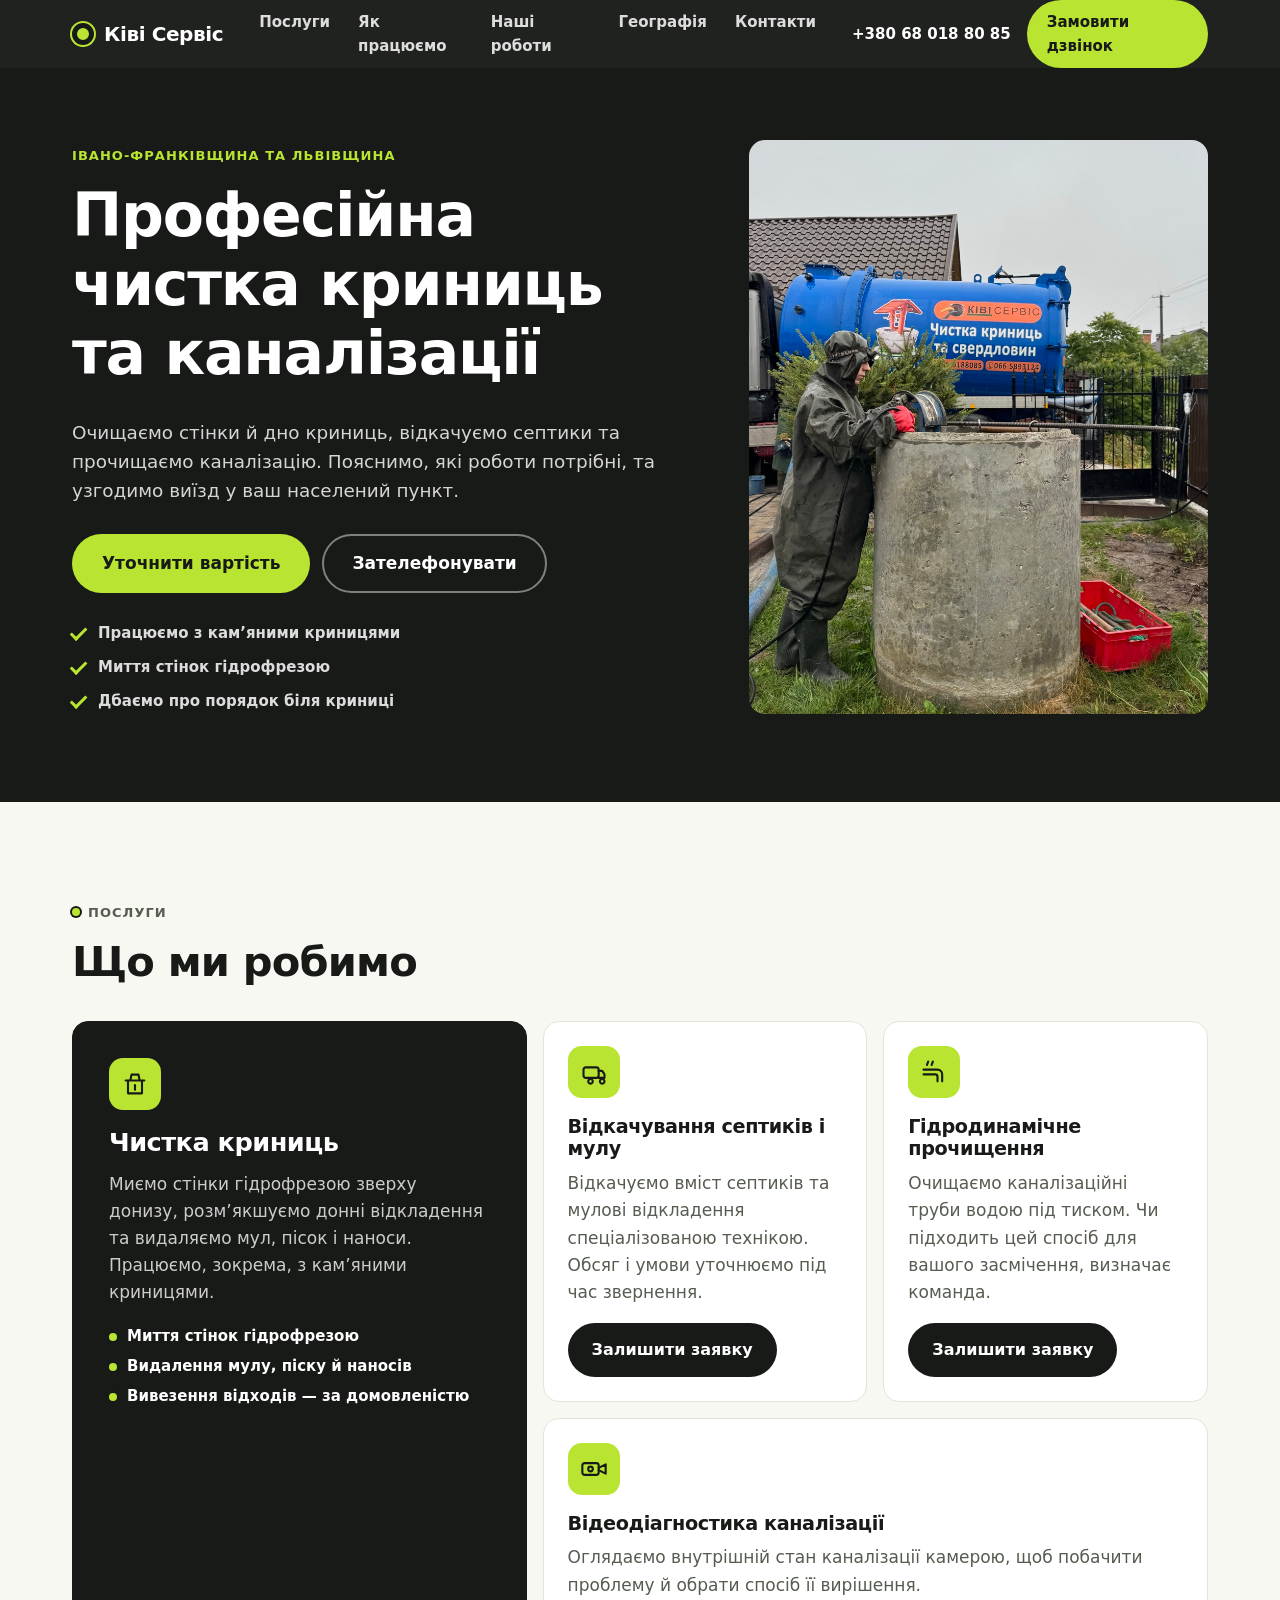
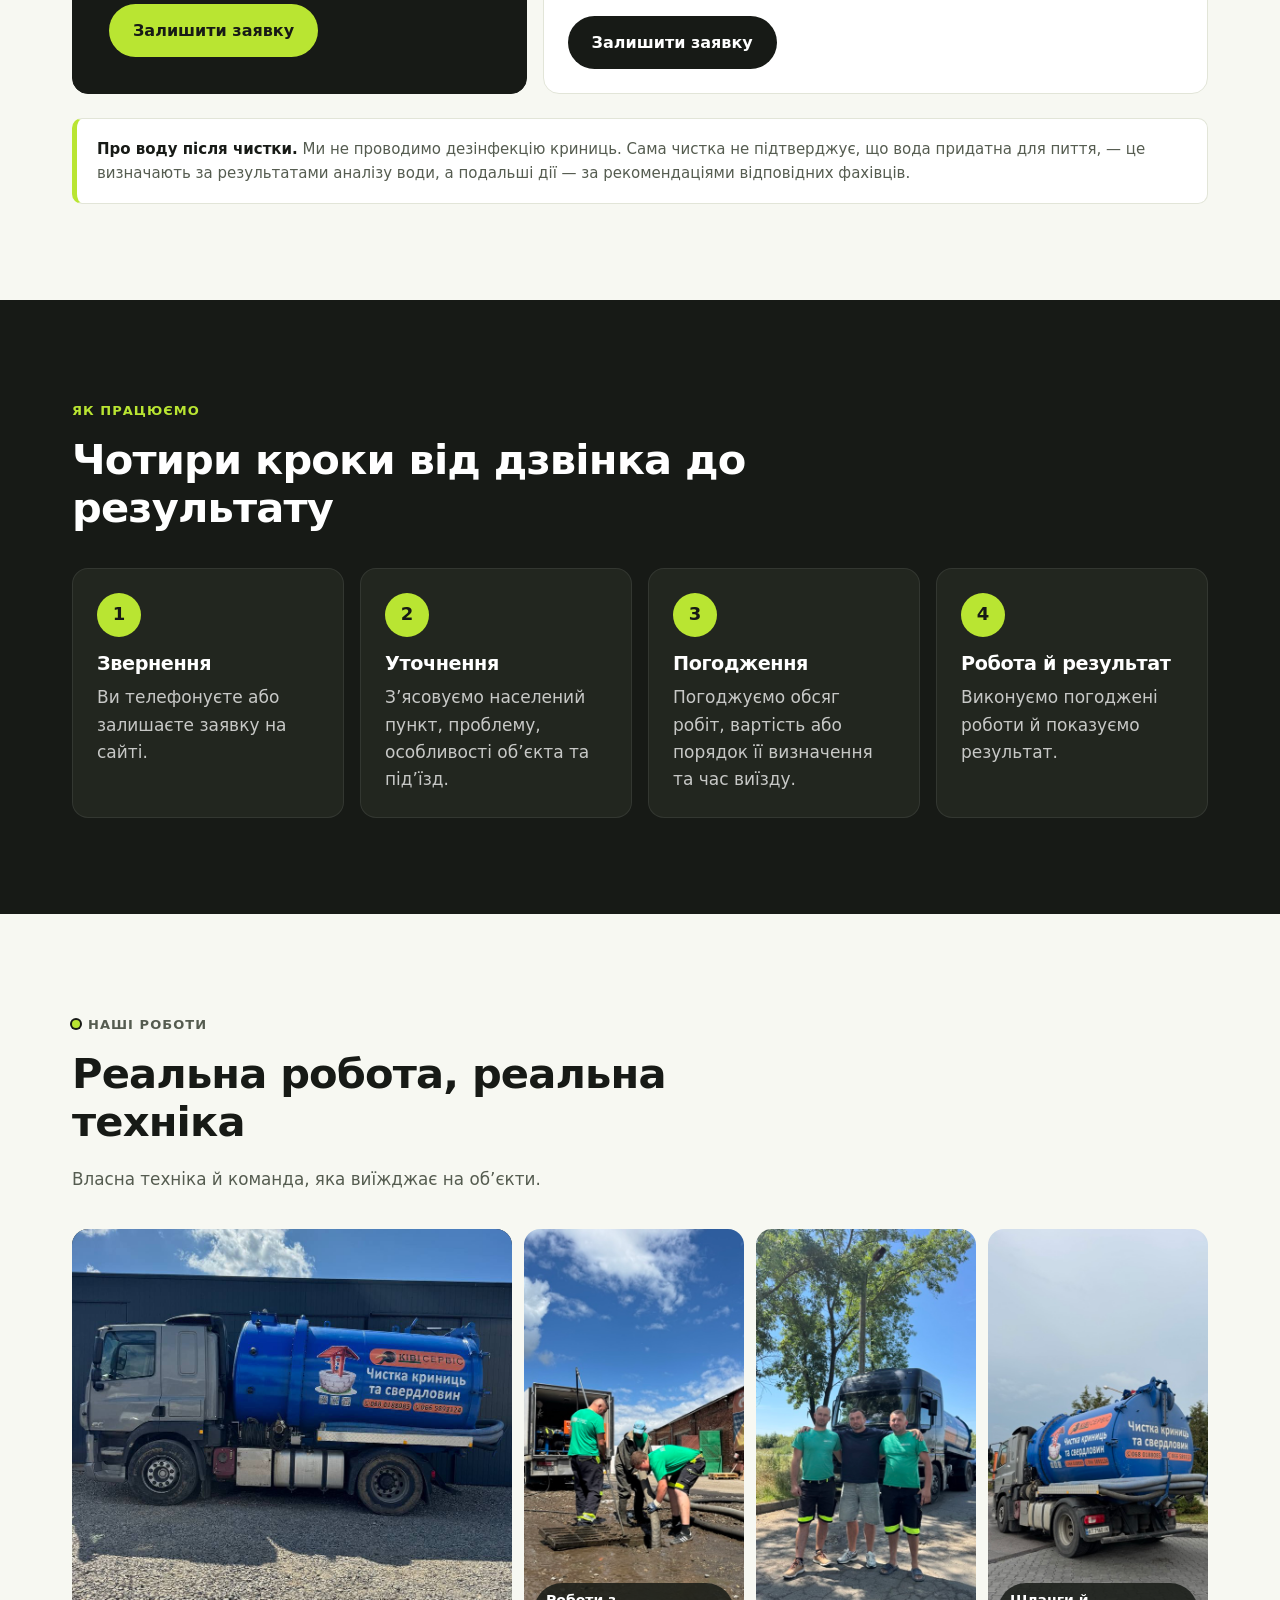
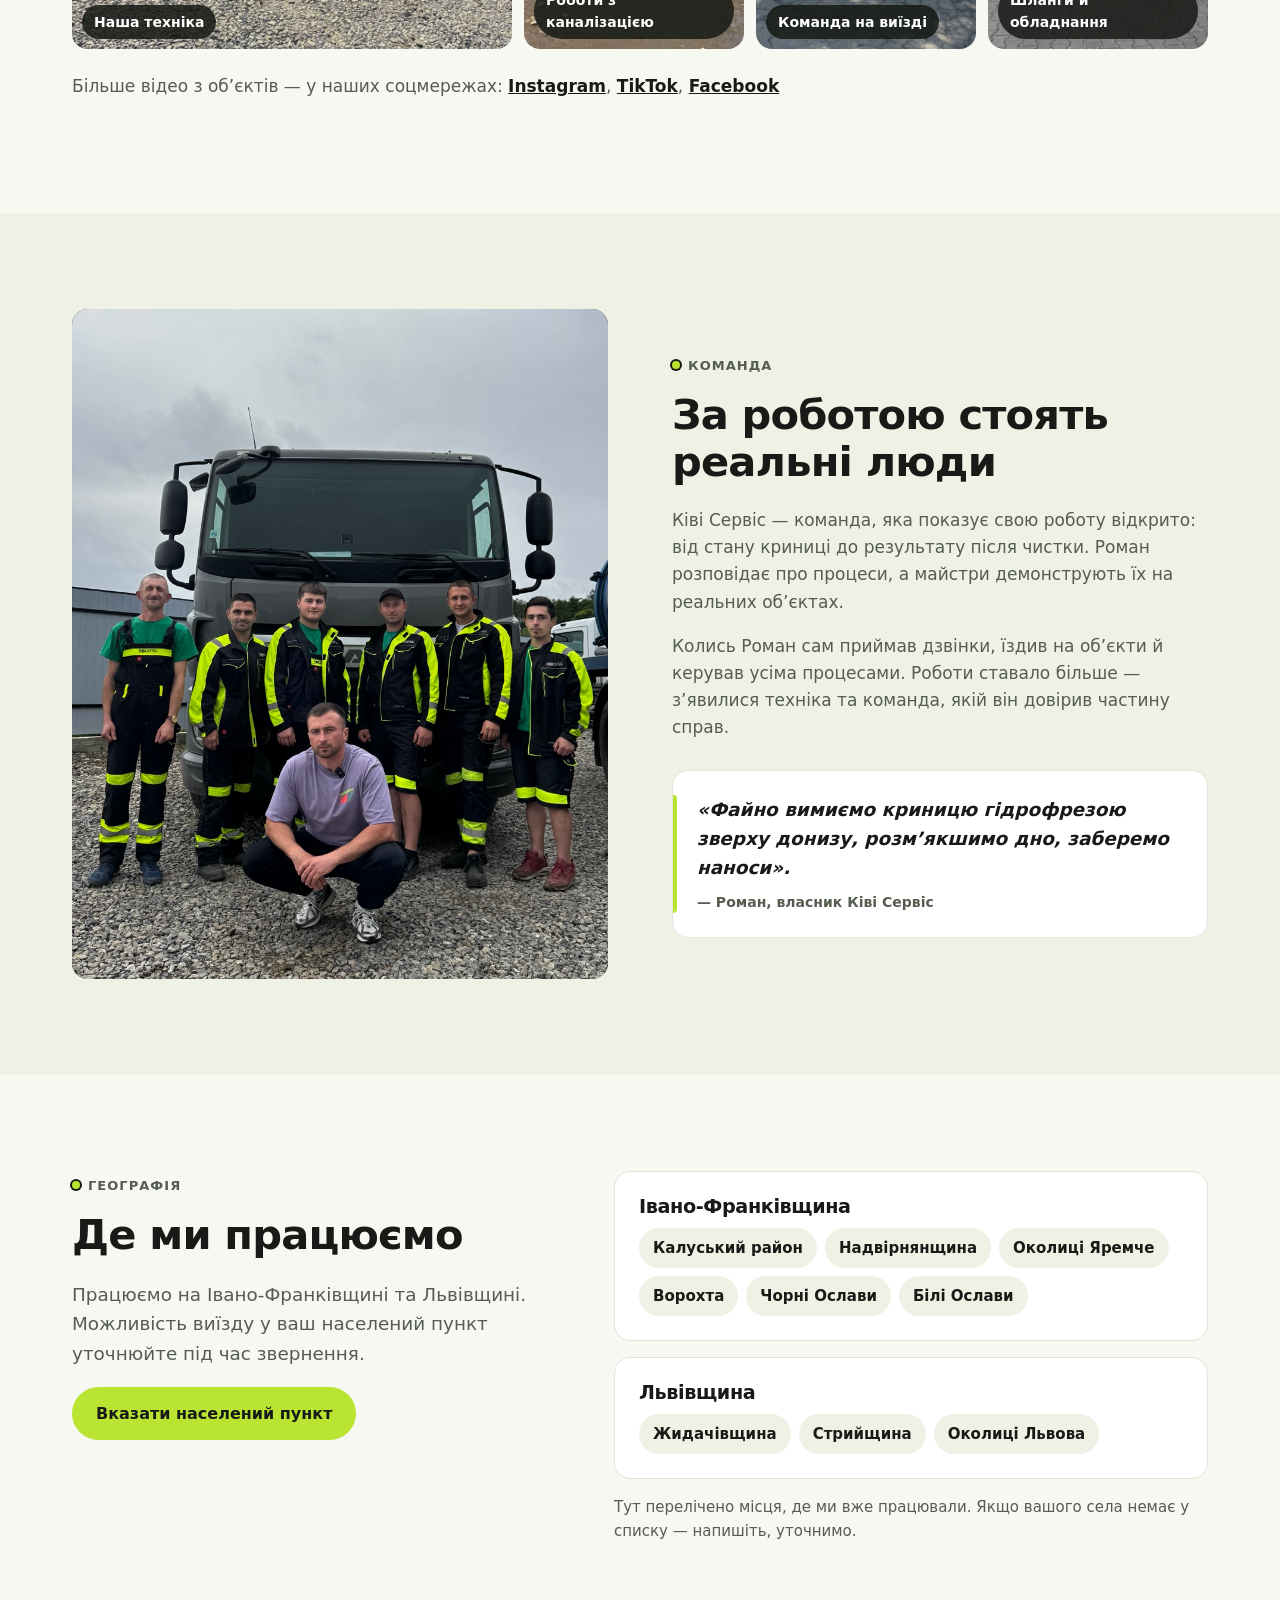
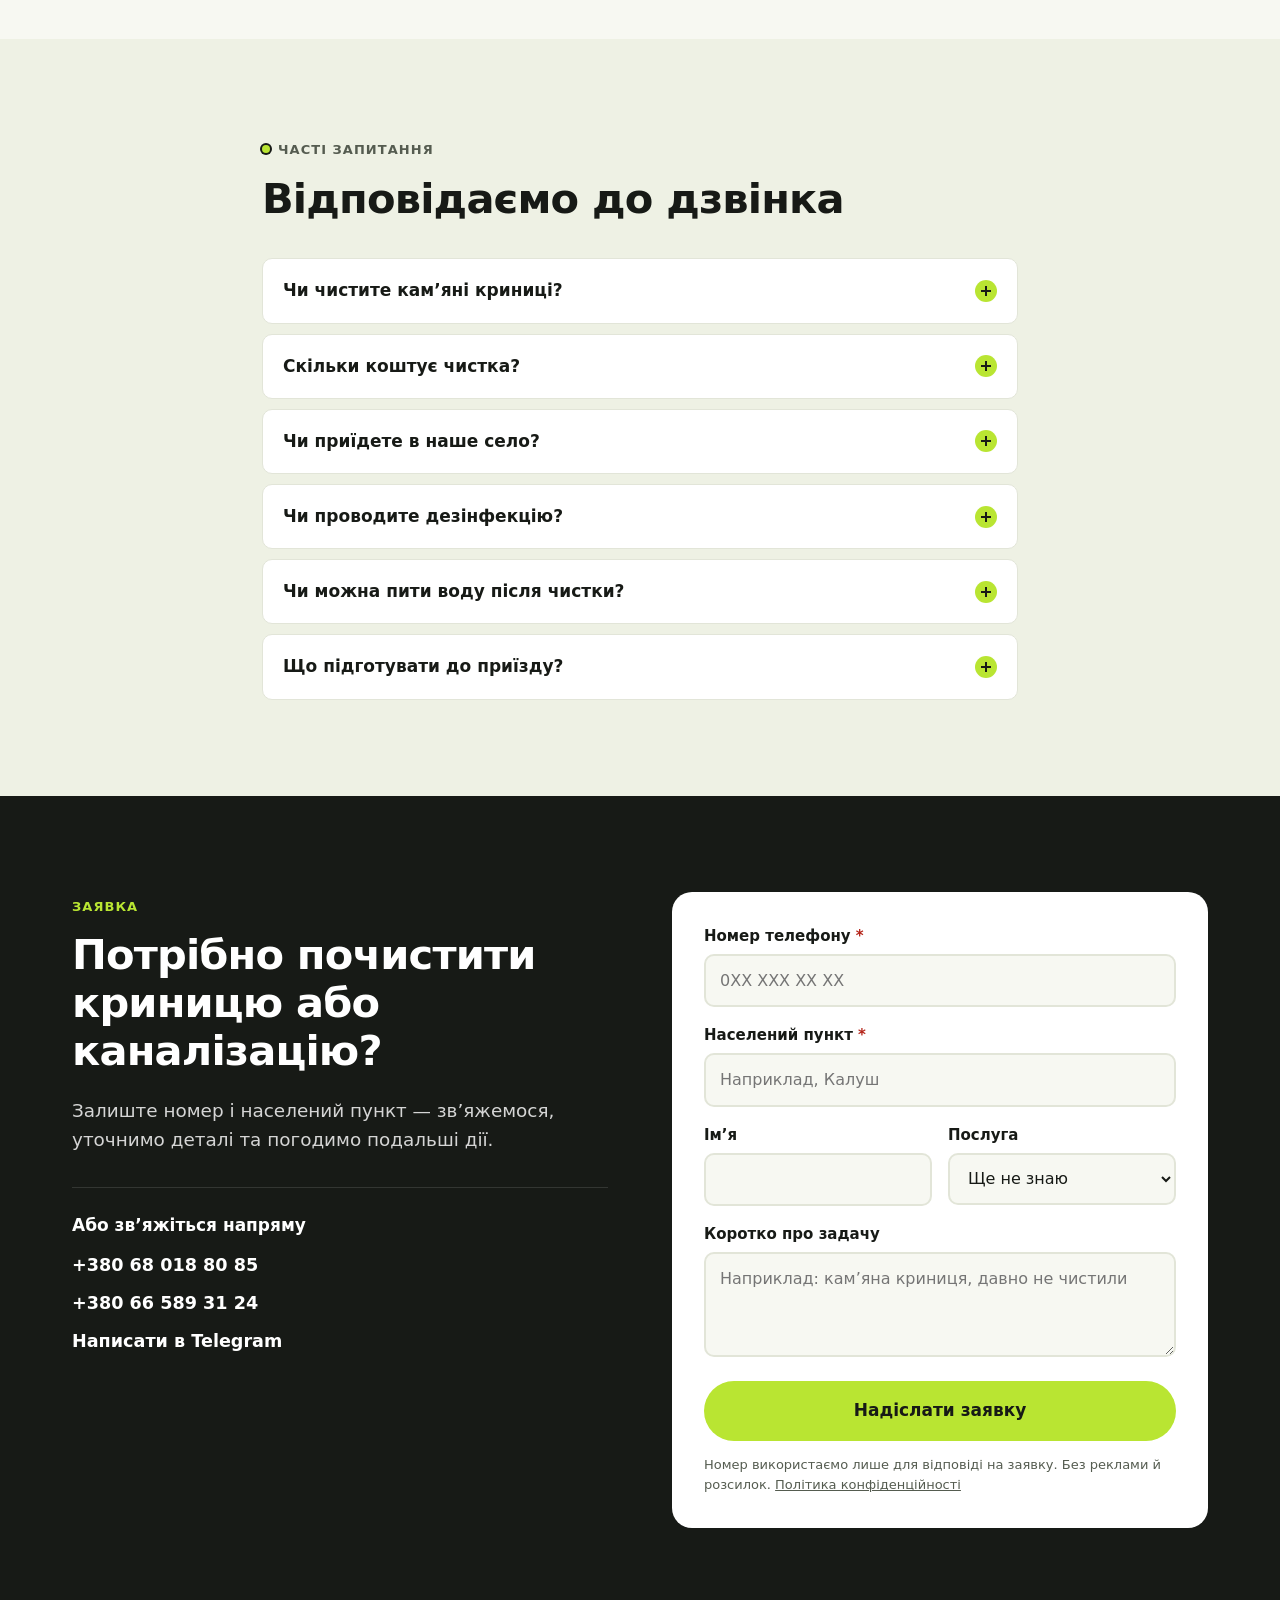
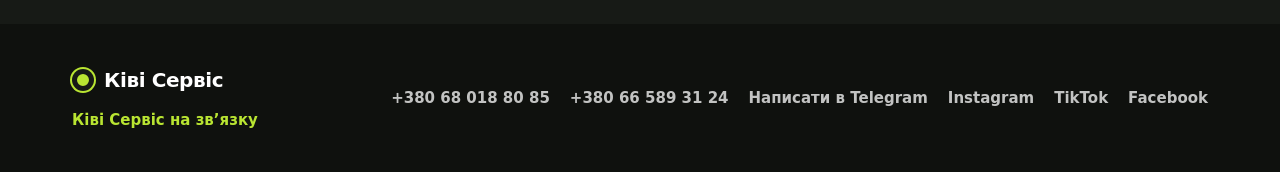
<file: index.html>
<!doctype html>
<html lang="uk">
<head>
  <meta charset="utf-8">
  <meta name="viewport" content="width=device-width, initial-scale=1">
  <title>Ківі Сервіс — чистка криниць, септиків і каналізації</title>
  <meta name="description" content="Професійна чистка криниць, відкачування септиків, гідродинамічне прочищення та відеодіагностика каналізації. Івано-Франківщина та Львівщина.">
  <meta property="og:type" content="website">
  <meta property="og:locale" content="uk_UA">
  <meta property="og:title" content="Ківі Сервіс — чистка криниць і каналізації">
  <meta property="og:description" content="Очищаємо стінки й дно криниць, відкачуємо септики та прочищаємо каналізацію.">
  <meta name="theme-color" content="#171A16">
  <link rel="stylesheet" href="styles.css">
  <script src="config.js" defer></script>
  <script src="main.js" defer></script>
</head>
<body>
  <a class="skip-link" href="#main">Перейти до змісту</a>

  <div class="proto-banner" data-proto>
    Прототип. Політика конфіденційності й реквізити — до надання власником.
  </div>

  <header class="header" id="top">
    <div class="container header__inner">
      <a class="logo" href="#top" aria-label="Ківі Сервіс — на початок сторінки">
        <span class="logo__dot" aria-hidden="true"></span>Ківі Сервіс
      </a>

      <nav class="nav" id="nav" aria-label="Основна навігація">
        <ul class="nav__list">
          <li><a href="#posluhy">Послуги</a></li>
          <li><a href="#yak-pratsiuiemo">Як працюємо</a></li>
          <li><a href="#roboty">Наші роботи</a></li>
          <li data-reviews-link hidden><a href="#vidhuky">Відгуки</a></li>
          <li><a href="#heohrafiia">Географія</a></li>
          <li><a href="#kontakty">Контакти</a></li>
        </ul>
        <div class="nav__mobile-cta">
          <a class="btn btn--primary btn--block" href="#zaiavka">Залишити заявку</a>
        </div>
      </nav>

      <div class="header__actions">
        <a class="header__phone" data-phone-link href="#kontakty">
          <span data-phone-text>Телефон — незабаром</span>
        </a>
        <a class="btn btn--primary btn--sm header__cta" href="#zaiavka">Замовити дзвінок</a>
        <button class="burger" type="button" aria-expanded="false" aria-controls="nav" aria-label="Відкрити меню">
          <span></span><span></span><span></span>
        </button>
      </div>
    </div>
  </header>

  <main id="main">
    <!-- Перший екран -->
    <section class="hero">
      <div class="container hero__inner">
        <div class="hero__text">
          <p class="eyebrow">Івано-Франківщина та Львівщина</p>
          <h1>Професійна чистка криниць та&nbsp;каналізації</h1>
          <p class="lead">Очищаємо стінки й дно криниць, відкачуємо септики та прочищаємо каналізацію. Пояснимо, які роботи потрібні, та узгодимо виїзд у ваш населений пункт.</p>
          <div class="hero__buttons">
            <a class="btn btn--primary btn--lg" href="#zaiavka">Уточнити вартість</a>
            <a class="btn btn--ghost-light btn--lg" data-phone-link href="#kontakty">Зателефонувати</a>
          </div>
          <ul class="hero__points">
            <li>Працюємо з кам’яними криницями</li>
            <li>Миття стінок гідрофрезою</li>
            <li>Дбаємо про порядок біля криниці</li>
          </ul>
        </div>
        <figure class="hero__media">
          <img class="photo" src="hero-900.jpg" srcset="hero-900.jpg 506w, hero-1600.jpg 900w" sizes="(min-width: 900px) 40vw, 100vw" width="900" height="1600" fetchpriority="high" alt="Майстер Ківі Сервіс у захисному костюмі працює біля бетонної криниці, позаду — машина компанії">
        </figure>
      </div>
    </section>

    <!-- Послуги -->
    <section class="section" id="posluhy" aria-labelledby="posluhy-title">
      <div class="container">
        <div class="section__head">
          <p class="eyebrow eyebrow--dark">Послуги</p>
          <h2 id="posluhy-title">Що ми робимо</h2>
        </div>

        <div class="services">
          <article class="service service--main">
            <div class="service__icon" aria-hidden="true">
              <svg viewBox="0 0 24 24"><path d="M4 9h16M6 9v11h12V9M9 4h6l1 5H8l1-5Z"/><path d="M12 13v4"/></svg>
            </div>
            <h3>Чистка криниць</h3>
            <p>Миємо стінки гідрофрезою зверху донизу, розм’якшуємо донні відкладення та видаляємо мул, пісок і наноси. Працюємо, зокрема, з кам’яними криницями.</p>
            <ul class="service__list">
              <li>Миття стінок гідрофрезою</li>
              <li>Видалення мулу, піску й наносів</li>
              <li>Вивезення відходів — за домовленістю</li>
            </ul>
            <button class="btn btn--dark service__btn" type="button" data-service="Чистка криниці">Залишити заявку</button>
          </article>

          <article class="service">
            <div class="service__icon" aria-hidden="true">
              <svg viewBox="0 0 24 24"><rect x="3" y="8" width="13" height="9" rx="2"/><path d="M16 11h3l2 3v3h-5M7 20a2 2 0 1 0 0-.01M17 20a2 2 0 1 0 0-.01"/></svg>
            </div>
            <h3>Відкачування септиків і мулу</h3>
            <p>Відкачуємо вміст септиків та мулові відкладення спеціалізованою технікою. Обсяг і умови уточнюємо під час звернення.</p>
            <button class="btn btn--dark service__btn" type="button" data-service="Відкачування септика">Залишити заявку</button>
          </article>

          <article class="service">
            <div class="service__icon" aria-hidden="true">
              <svg viewBox="0 0 24 24"><path d="M3 10h12a4 4 0 0 1 4 4v6M3 14h10a2 2 0 0 1 2 2v4"/><path d="M6 6c0-1 1-2 1-3M10 6c0-1 1-2 1-3"/></svg>
            </div>
            <h3>Гідродинамічне прочищення</h3>
            <p>Очищаємо каналізаційні труби водою під тиском. Чи підходить цей спосіб для вашого засмічення, визначає команда.</p>
            <button class="btn btn--dark service__btn" type="button" data-service="Прочищення каналізації">Залишити заявку</button>
          </article>

          <article class="service">
            <div class="service__icon" aria-hidden="true">
              <svg viewBox="0 0 24 24"><rect x="2" y="7" width="14" height="10" rx="2"/><path d="m16 11 6-3v8l-6-3"/><circle cx="9" cy="12" r="2"/></svg>
            </div>
            <h3>Відеодіагностика каналізації</h3>
            <p>Оглядаємо внутрішній стан каналізації камерою, щоб побачити проблему й обрати спосіб її вирішення.</p>
            <button class="btn btn--dark service__btn" type="button" data-service="Відеодіагностика">Залишити заявку</button>
          </article>
        </div>

        <aside class="notice" aria-label="Важливо про якість води">
          <strong>Про воду після чистки.</strong>
          Ми не проводимо дезінфекцію криниць. Сама чистка не підтверджує, що вода придатна для пиття, — це визначають за результатами аналізу води, а подальші дії — за рекомендаціями відповідних фахівців.
        </aside>
      </div>
    </section>

    <!-- Як працюємо -->
    <section class="section section--dark" id="yak-pratsiuiemo" aria-labelledby="process-title">
      <div class="container">
        <div class="section__head">
          <p class="eyebrow">Як працюємо</p>
          <h2 id="process-title">Чотири кроки від дзвінка до результату</h2>
        </div>
        <ol class="steps">
          <li class="step">
            <span class="step__num" aria-hidden="true">1</span>
            <h3>Звернення</h3>
            <p>Ви телефонуєте або залишаєте заявку на сайті.</p>
          </li>
          <li class="step">
            <span class="step__num" aria-hidden="true">2</span>
            <h3>Уточнення</h3>
            <p>З’ясовуємо населений пункт, проблему, особливості об’єкта та під’їзд.</p>
          </li>
          <li class="step">
            <span class="step__num" aria-hidden="true">3</span>
            <h3>Погодження</h3>
            <p>Погоджуємо обсяг робіт, вартість або порядок її визначення та час виїзду.</p>
          </li>
          <li class="step">
            <span class="step__num" aria-hidden="true">4</span>
            <h3>Робота й результат</h3>
            <p>Виконуємо погоджені роботи й показуємо результат.</p>
          </li>
        </ol>
      </div>
    </section>

    <!-- Наші роботи -->
    <section class="section" id="roboty" aria-labelledby="roboty-title">
      <div class="container">
        <div class="section__head">
          <p class="eyebrow eyebrow--dark">Наші роботи</p>
          <h2 id="roboty-title">Реальна робота, реальна техніка</h2>
          <p class="section__sub">Власна техніка й команда, яка виїжджає на об’єкти.</p>
        </div>

        <div class="gallery">
          <figure class="gallery__item gallery__item--wide">
            <img src="truck-side-800.jpg" srcset="truck-side-800.jpg 600w, truck-side-1280.jpg 960w" sizes="(min-width: 900px) 50vw, 100vw" width="960" height="1280" loading="lazy" alt="Синя машина-цистерна Ківі Сервіс збоку">
            <figcaption>Наша техніка</figcaption>
          </figure>
          <figure class="gallery__item">
            <img src="work-sewer-900.jpg" srcset="work-sewer-900.jpg 506w, work-sewer-1600.jpg 900w" sizes="(min-width: 900px) 25vw, 50vw" width="900" height="1600" loading="lazy" alt="Майстри Ківі Сервіс опускають шланг у каналізаційну решітку">
            <figcaption>Роботи з каналізацією</figcaption>
          </figure>
          <figure class="gallery__item">
            <img src="crew-900.jpg" srcset="crew-900.jpg 506w, crew-1600.jpg 900w" sizes="(min-width: 900px) 25vw, 50vw" width="900" height="1600" loading="lazy" alt="Троє з команди Ківі Сервіс біля машини">
            <figcaption>Команда на виїзді</figcaption>
          </figure>
          <figure class="gallery__item">
            <img src="truck-rear-900.jpg" srcset="truck-rear-900.jpg 506w, truck-rear-1600.jpg 900w" sizes="(min-width: 900px) 25vw, 50vw" width="900" height="1600" loading="lazy" alt="Машина-цистерна Ківі Сервіс ззаду зі шлангами">
            <figcaption>Шланги й обладнання</figcaption>
          </figure>
        </div>
        <!-- Кейси «до / після» додати сюди, коли будуть перевірені пари фото. Шаблон — у README. -->
        <p class="social-more" data-socials-wrap hidden>Більше відео з об’єктів — у наших соцмережах: <span data-socials></span></p>
      </div>
    </section>

    <!-- Команда -->
    <section class="section section--tint" id="komanda" aria-labelledby="komanda-title">
      <div class="container team">
        <div class="team__media">
          <img class="photo" src="team-900.jpg" srcset="team-900.jpg 506w, team-1600.jpg 900w" sizes="(min-width: 900px) 45vw, 100vw" width="900" height="1600" loading="lazy" alt="Команда Ківі Сервіс у фірмовій робі біля машини компанії">

        </div>
        <div class="team__text">
          <p class="eyebrow eyebrow--dark">Команда</p>
          <h2 id="komanda-title">За роботою стоять реальні люди</h2>
          <p>Ківі Сервіс — команда, яка показує свою роботу відкрито: від стану криниці до результату після чистки. Роман розповідає про процеси, а майстри демонструють їх на реальних об’єктах.</p>
          <p>Колись Роман сам приймав дзвінки, їздив на об’єкти й керував усіма процесами. Роботи ставало більше — з’явилися техніка та команда, якій він довірив частину справ.</p>
          <blockquote class="quote">
            <p>«Файно вимиємо криницю гідрофрезою зверху донизу, розм’якшимо дно, заберемо наноси».</p>
            <footer>— Роман, власник Ківі Сервіс</footer>
          </blockquote>
        </div>
      </div>
    </section>

    <!-- Відгуки: прихована, доки немає підтверджених матеріалів з дозволом -->
    <section class="section" id="vidhuky" aria-labelledby="vidhuky-title" hidden data-reviews>
      <div class="container">
        <div class="section__head">
          <p class="eyebrow eyebrow--dark">Відгуки</p>
          <h2 id="vidhuky-title">Що кажуть клієнти</h2>
        </div>
        <div class="reviews" data-reviews-list></div>
      </div>
    </section>

    <!-- Географія -->
    <section class="section" id="heohrafiia" aria-labelledby="geo-title">
      <div class="container geo">
        <div>
          <p class="eyebrow eyebrow--dark">Географія</p>
          <h2 id="geo-title">Де ми працюємо</h2>
          <p class="lead lead--dark">Працюємо на Івано-Франківщині та Львівщині. Можливість виїзду у ваш населений пункт уточнюйте під час звернення.</p>
          <a class="btn btn--primary" href="#zaiavka" data-focus-city>Вказати населений пункт</a>
        </div>
        <div class="geo__regions">
          <div class="region">
            <h3>Івано-Франківщина</h3>
            <ul class="chips">
              <li>Калуський район</li>
              <li>Надвірнянщина</li>
              <li>Околиці Яремче</li>
              <li>Ворохта</li>
              <li>Чорні Ослави</li>
              <li>Білі Ослави</li>
            </ul>
          </div>
          <div class="region">
            <h3>Львівщина</h3>
            <ul class="chips">
              <li>Жидачівщина</li>
              <li>Стрийщина</li>
              <li>Околиці Львова</li>
            </ul>
          </div>
          <p class="geo__note">Тут перелічено місця, де ми вже працювали. Якщо вашого села немає у списку — напишіть, уточнимо.</p>
        </div>
      </div>
    </section>

    <!-- FAQ -->
    <section class="section section--tint" id="pytannia" aria-labelledby="faq-title">
      <div class="container container--narrow">
        <div class="section__head">
          <p class="eyebrow eyebrow--dark">Часті запитання</p>
          <h2 id="faq-title">Відповідаємо до дзвінка</h2>
        </div>
        <div class="faq">
          <details>
            <summary>Чи чистите кам’яні криниці?</summary>
            <p>Так, команда працює з кам’яними криницями. Особливості конкретного об’єкта уточнюємо перед виїздом.</p>
          </details>
          <details>
            <summary>Скільки коштує чистка?</summary>
            <p>Вартість і склад робіт узгоджуємо індивідуально. Для оцінки повідомте населений пункт та особливості об’єкта.</p>
          </details>
          <details>
            <summary>Чи приїдете в наше село?</summary>
            <p>Повідомте населений пункт — уточнимо можливість та умови виїзду.</p>
          </details>
          <details>
            <summary>Чи проводите дезінфекцію?</summary>
            <p>Ні. Спочатку потрібен аналіз води, а подальші дії визначають за рекомендаціями фахівців.</p>
          </details>
          <details>
            <summary>Чи можна пити воду після чистки?</summary>
            <p>Сам факт чистки не підтверджує питну якість води. Це визначають за результатами аналізу.</p>
          </details>
          <details>
            <summary>Що підготувати до приїзду?</summary>
            <p>Під час погодження виїзду команда пояснить, що потрібно саме для вашого об’єкта.</p>
          </details>
        </div>
      </div>
    </section>

    <!-- Заявка -->
    <section class="section section--dark" id="zaiavka" aria-labelledby="zaiavka-title">
      <div class="container lead-block">
        <div class="lead-block__text">
          <p class="eyebrow">Заявка</p>
          <h2 id="zaiavka-title">Потрібно почистити криницю або каналізацію?</h2>
          <p class="lead">Залиште номер і населений пункт — зв’яжемося, уточнимо деталі та погодимо подальші дії.</p>
          <div class="lead-block__alt" id="kontakty">
            <p class="lead-block__alt-title">Або зв’яжіться напряму</p>
            <ul class="contacts" data-contacts>
              <li class="contacts__empty">Телефон і месенджери буде додано після підтвердження.</li>
            </ul>
          </div>
        </div>

        <form class="form" id="lead-form" novalidate>
          <div class="field">
            <label for="f-phone">Номер телефону <span class="req" aria-hidden="true">*</span></label>
            <input id="f-phone" name="phone" type="tel" inputmode="tel" autocomplete="tel" placeholder="0XX XXX XX XX" required aria-describedby="f-phone-err">
            <p class="field__err" id="f-phone-err" aria-live="polite"></p>
          </div>
          <div class="field">
            <label for="f-city">Населений пункт <span class="req" aria-hidden="true">*</span></label>
            <input id="f-city" name="city" type="text" autocomplete="address-level2" maxlength="100" placeholder="Наприклад, Калуш" required aria-describedby="f-city-err">
            <p class="field__err" id="f-city-err" aria-live="polite"></p>
          </div>
          <div class="field-row">
            <div class="field">
              <label for="f-name">Ім’я</label>
              <input id="f-name" name="name" type="text" autocomplete="given-name" maxlength="80">
            </div>
            <div class="field">
              <label for="f-service">Послуга</label>
              <select id="f-service" name="service">
                <option value="">Ще не знаю</option>
                <option>Чистка криниці</option>
                <option>Відкачування септика</option>
                <option>Прочищення каналізації</option>
                <option>Відеодіагностика</option>
              </select>
            </div>
          </div>
          <div class="field">
            <label for="f-comment">Коротко про задачу</label>
            <textarea id="f-comment" name="comment" rows="3" maxlength="1000" placeholder="Наприклад: кам’яна криниця, давно не чистили"></textarea>
          </div>
          <!-- Пастка для ботів: людина цього поля не бачить -->
          <div class="hp" aria-hidden="true">
            <label for="f-website">Не заповнюйте</label>
            <input id="f-website" name="website" type="text" tabindex="-1" autocomplete="off">
          </div>

          <button class="btn btn--primary btn--lg btn--block" type="submit">Надіслати заявку</button>
          <p class="form__privacy">Номер використаємо лише для відповіді на заявку. Без реклами й розсилок. <a href="#" data-privacy-link>Політика конфіденційності</a></p>
          <div class="form__status" role="status" aria-live="polite" hidden></div>
        </form>
      </div>
    </section>
  </main>

  <footer class="footer">
    <div class="container footer__inner">
      <div>
        <a class="logo logo--light" href="#top"><span class="logo__dot" aria-hidden="true"></span>Ківі Сервіс</a>
        <p class="footer__slogan">Ківі Сервіс на зв’язку</p>
      </div>
      <ul class="footer__links" data-footer-contacts></ul>
      <p class="footer__legal" data-legal></p>
    </div>
  </footer>

  <div class="mobile-bar" aria-label="Швидкий зв’язок">
    <a class="btn btn--ghost-light" data-phone-link href="#kontakty">Подзвонити</a>
    <a class="btn btn--primary" href="#zaiavka">Залишити заявку</a>
  </div>
</body>
</html>
</file>
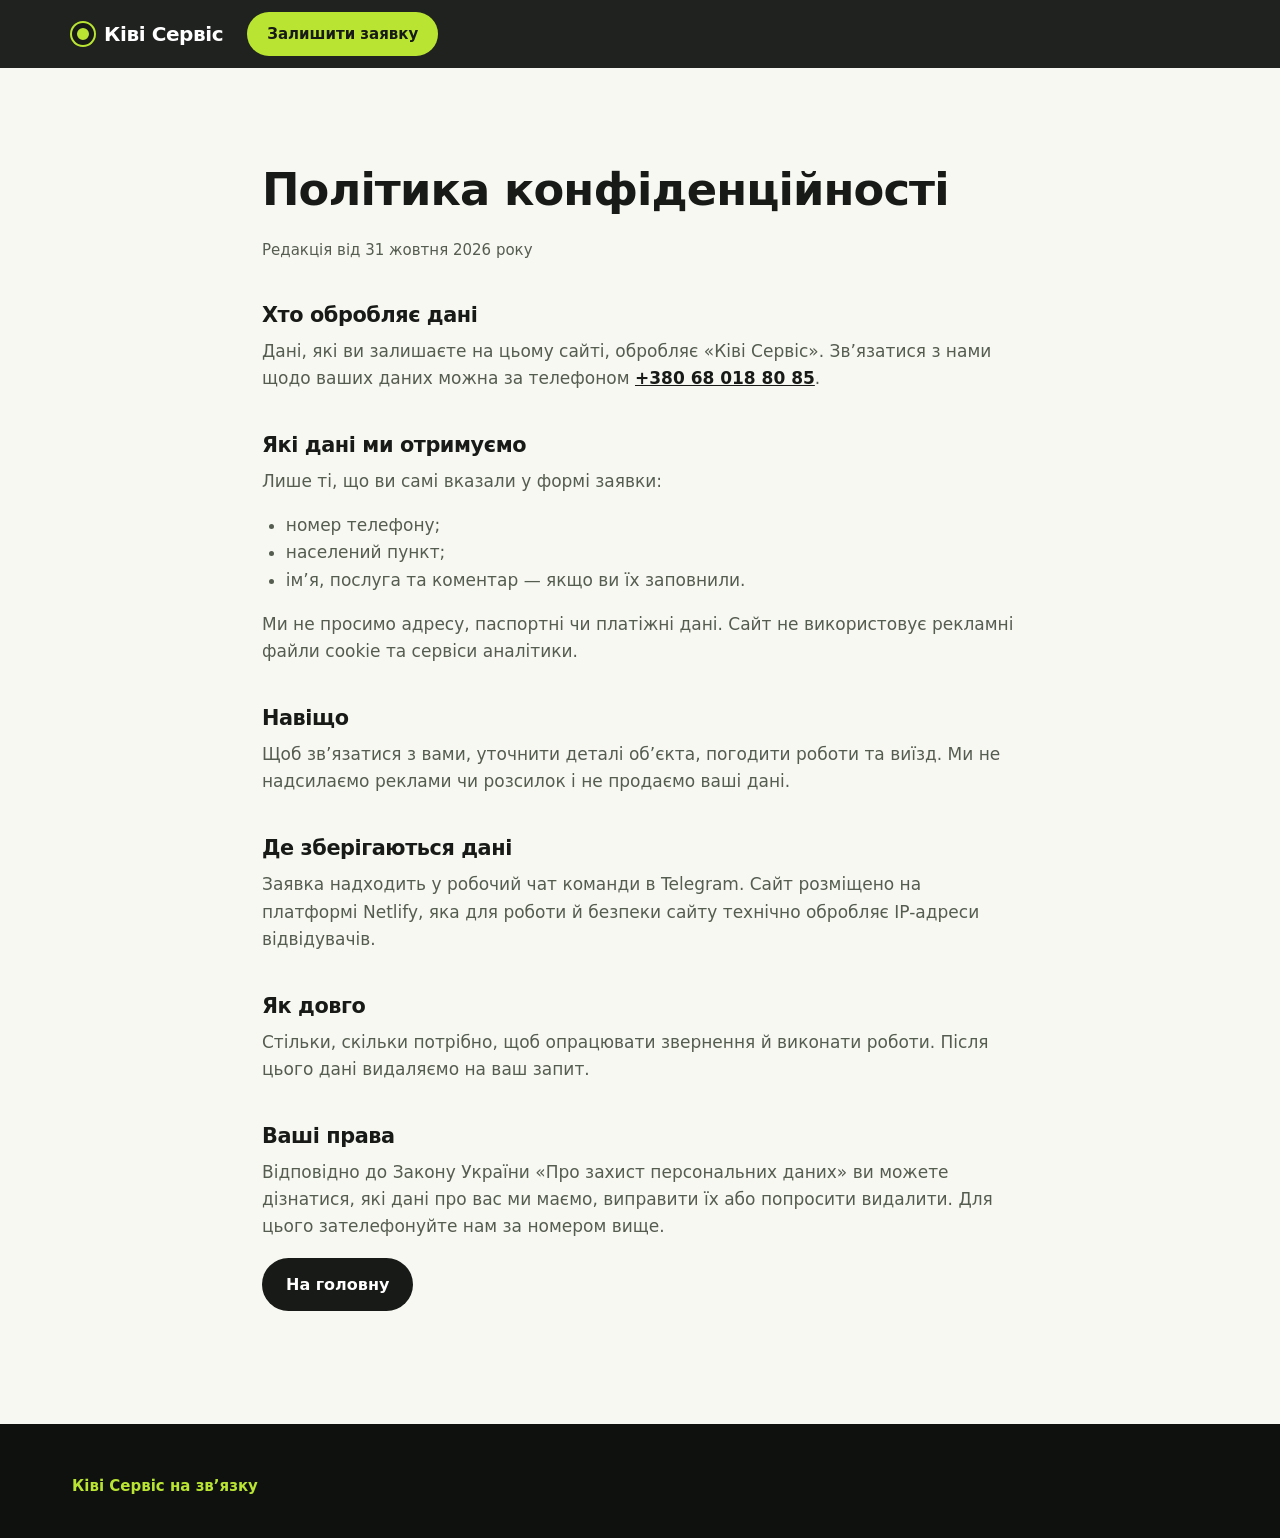
<file: privacy.html>
<!doctype html>
<html lang="uk">
<head>
  <meta charset="utf-8">
  <meta name="viewport" content="width=device-width, initial-scale=1">
  <title>Політика конфіденційності — Ківі Сервіс</title>
  <meta name="description" content="Як Ківі Сервіс використовує дані, які ви залишаєте в заявці на сайті.">
  <meta name="theme-color" content="#171A16">
  <link rel="stylesheet" href="styles.css">
</head>
<body>
  <header class="header">
    <div class="container header__inner">
      <a class="logo" href="./"><span class="logo__dot" aria-hidden="true"></span>Ківі Сервіс</a>
      <div class="header__actions">
        <a class="btn btn--primary btn--sm" href="./#zaiavka">Залишити заявку</a>
      </div>
    </div>
  </header>

  <main class="section">
    <article class="container container--narrow legal">
      <h1>Політика конфіденційності</h1>
      <p class="legal__date">Редакція від 31 жовтня 2026 року</p>

      <h2>Хто обробляє дані</h2>
      <p>Дані, які ви залишаєте на цьому сайті, обробляє «Ківі Сервіс». Зв’язатися з нами щодо ваших даних можна за телефоном <a href="tel:+380680188085">+380 68 018 80 85</a>.</p>

      <h2>Які дані ми отримуємо</h2>
      <p>Лише ті, що ви самі вказали у формі заявки:</p>
      <ul>
        <li>номер телефону;</li>
        <li>населений пункт;</li>
        <li>ім’я, послуга та коментар — якщо ви їх заповнили.</li>
      </ul>
      <p>Ми не просимо адресу, паспортні чи платіжні дані. Сайт не використовує рекламні файли cookie та сервіси аналітики.</p>

      <h2>Навіщо</h2>
      <p>Щоб зв’язатися з вами, уточнити деталі об’єкта, погодити роботи та виїзд. Ми не надсилаємо реклами чи розсилок і не продаємо ваші дані.</p>

      <h2>Де зберігаються дані</h2>
      <p>Заявка надходить у робочий чат команди в Telegram. Сайт розміщено на платформі Netlify, яка для роботи й безпеки сайту технічно обробляє IP-адреси відвідувачів.</p>

      <h2>Як довго</h2>
      <p>Стільки, скільки потрібно, щоб опрацювати звернення й виконати роботи. Після цього дані видаляємо на ваш запит.</p>

      <h2>Ваші права</h2>
      <p>Відповідно до Закону України «Про захист персональних даних» ви можете дізнатися, які дані про вас ми маємо, виправити їх або попросити видалити. Для цього зателефонуйте нам за номером вище.</p>

      <p><a class="btn btn--dark" href="./">На головну</a></p>
    </article>
  </main>

  <footer class="footer footer--short">
    <div class="container">
      <p class="footer__slogan">Ківі Сервіс на зв’язку</p>
    </div>
  </footer>
</body>
</html>
</file>
<file: styles.css>
/* Ківі Сервіс — стилі. Палітра запропонована, не затверджена брендом. */

/* Manrope: покладіть файл у public/fonts/ і розкоментуйте (див. README). Без нього — системний шрифт.
@font-face {
  font-family: "Manrope";
  src: url("fonts/Manrope-Variable.woff2") format("woff2");
  font-weight: 400 800;
  font-display: swap;
}
*/

:root {
  --lime: #B9E532;
  --lime-hover: #A8D622;
  --ink: #171A16;
  --ink-2: #22261F;
  --bg: #F7F8F2;
  --card: #FFFFFF;
  --muted: #555C50;
  --line: #E2E5D8;
  --tint: #EEF1E4;
  --error: #B42318;
  --radius: 16px;
  --radius-sm: 10px;
  --header-h: 68px;
  --font: "Manrope", system-ui, -apple-system, "Segoe UI", Roboto, Arial, sans-serif;
}

*, *::before, *::after { box-sizing: border-box; }
html { scroll-behavior: smooth; scroll-padding-top: calc(var(--header-h) + 12px); -webkit-text-size-adjust: 100%; }
body {
  margin: 0;
  font-family: var(--font);
  font-size: 17px;
  line-height: 1.6;
  color: var(--ink);
  background: var(--bg);
  overflow-x: hidden;
}
img { max-width: 100%; height: auto; display: block; }
h1, h2, h3 { line-height: 1.15; margin: 0 0 .5em; letter-spacing: -0.02em; }
h1 { font-size: clamp(2.1rem, 6vw, 3.75rem); font-weight: 800; }
h2 { font-size: clamp(1.75rem, 4vw, 2.6rem); font-weight: 800; }
h3 { font-size: 1.2rem; font-weight: 700; }
p { margin: 0 0 1em; }
a { color: inherit; }
ul { margin: 0; padding: 0; list-style: none; }

:focus-visible { outline: 3px solid var(--lime); outline-offset: 3px; border-radius: 6px; }
.section--tint :focus-visible, .section:not(.section--dark) :focus-visible { outline-color: var(--ink); }

.skip-link {
  position: absolute; left: 12px; top: -60px; z-index: 100;
  background: var(--lime); color: var(--ink); padding: 10px 16px; border-radius: 8px; font-weight: 700;
}
.skip-link:focus { top: 12px; }

.container { width: 100%; max-width: 1200px; margin: 0 auto; padding: 0 16px; }
.container--narrow { max-width: 820px; }
@media (min-width: 768px) { .container { padding: 0 32px; } }

/* Банер прототипу */
.proto-banner {
  background: #FFF4C2; color: #5A4500; font-size: 14px; text-align: center; padding: 8px 16px; font-weight: 600;
}
[data-proto][hidden] { display: none !important; }

/* Кнопки */
.btn {
  display: inline-flex; align-items: center; justify-content: center; gap: 8px;
  min-height: 48px; padding: 12px 22px; border-radius: 999px; border: 2px solid transparent;
  font: inherit; font-weight: 700; font-size: 16px; text-decoration: none; cursor: pointer;
  transition: background-color .15s, color .15s, border-color .15s, transform .15s;
}
.btn:active { transform: translateY(1px); }
.btn--sm { min-height: 42px; padding: 8px 18px; font-size: 15px; }
.btn--lg { min-height: 56px; padding: 14px 28px; font-size: 17px; }
.btn--block { width: 100%; }
.btn--primary { background: var(--lime); color: var(--ink); }
.btn--primary:hover { background: var(--lime-hover); }
.btn--dark { background: var(--ink); color: #fff; }
.btn--dark:hover { background: #000; }
.btn--ghost-light { border-color: rgba(255,255,255,.45); color: #fff; background: transparent; }
.btn--ghost-light:hover { border-color: #fff; background: rgba(255,255,255,.08); }
.btn[aria-disabled="true"], .btn:disabled { opacity: .6; cursor: progress; }

/* Шапка */
.header {
  position: sticky; top: 0; z-index: 50;
  background: rgba(23, 26, 22, .96); color: #fff;
  backdrop-filter: saturate(140%) blur(8px);
}
.header__inner { display: flex; align-items: center; gap: 24px; height: var(--header-h); }
.logo {
  display: inline-flex; align-items: center; gap: 10px; font-weight: 800; font-size: 20px;
  text-decoration: none; letter-spacing: -0.02em; white-space: nowrap;
}
.logo__dot {
  width: 22px; height: 22px; border-radius: 50%; background: var(--lime);
  box-shadow: inset 0 0 0 5px var(--ink), 0 0 0 2px var(--lime);
}
.nav { margin-left: auto; }
.nav__list { display: flex; gap: 4px; }
.nav__list a {
  display: block; padding: 8px 12px; border-radius: 8px; text-decoration: none; font-weight: 600; font-size: 15px;
  color: rgba(255,255,255,.85);
}
.nav__list a:hover { color: #fff; background: rgba(255,255,255,.08); }
.nav__mobile-cta { display: none; }
.header__actions { display: flex; align-items: center; gap: 16px; }
.header__phone { font-weight: 700; text-decoration: none; white-space: nowrap; font-size: 15px; }
.header__phone:hover { color: var(--lime); }
.burger {
  display: none; width: 48px; height: 48px; border: 0; background: transparent; padding: 12px; cursor: pointer;
  flex-direction: column; justify-content: space-between;
}
.burger span { display: block; height: 2px; background: #fff; border-radius: 2px; transition: transform .2s, opacity .2s; }
.burger[aria-expanded="true"] span:nth-child(1) { transform: translateY(10px) rotate(45deg); }
.burger[aria-expanded="true"] span:nth-child(2) { opacity: 0; }
.burger[aria-expanded="true"] span:nth-child(3) { transform: translateY(-10px) rotate(-45deg); }

@media (max-width: 1080px) {
  .header__phone { display: none; }
}
@media (max-width: 960px) {
  .burger { display: flex; }
  .header__cta { display: none; }
  .header__actions { margin-left: auto; }
  .nav {
    position: absolute; top: 100%; left: 0; right: 0; height: calc(100vh - var(--header-h)); height: calc(100dvh - var(--header-h));
    background: var(--ink);
    padding: 16px; overflow-y: auto; display: none; margin: 0;
  }
  .nav.is-open { display: block; }
  .nav__list { flex-direction: column; gap: 0; }
  .nav__list a { padding: 16px 8px; font-size: 20px; border-bottom: 1px solid rgba(255,255,255,.08); border-radius: 0; }
  .nav__mobile-cta { display: block; margin-top: 24px; }
  body.menu-open { overflow: hidden; }
}

/* Перший екран */
.hero { background: var(--ink); color: #fff; padding: 40px 0 56px; overflow: hidden; }
.hero__inner { display: grid; gap: 32px; align-items: center; }
.eyebrow {
  display: inline-block; font-size: 13px; font-weight: 800; letter-spacing: .08em; text-transform: uppercase;
  color: var(--lime); margin-bottom: 14px;
}
.eyebrow--dark { color: var(--muted); }
.eyebrow--dark::before {
  content: ""; display: inline-block; width: 8px; height: 8px; background: var(--lime); border-radius: 50%;
  margin-right: 8px; vertical-align: 1px; box-shadow: 0 0 0 2px var(--ink);
}
.lead { font-size: 1.15rem; color: rgba(255,255,255,.82); max-width: 40em; }
.lead--dark { color: var(--muted); }
.hero__buttons { display: flex; flex-wrap: wrap; gap: 12px; margin: 28px 0; }
.hero__points { display: grid; gap: 10px; font-weight: 600; font-size: 15px; color: rgba(255,255,255,.85); }
.hero__points li { display: flex; gap: 10px; align-items: baseline; }
.hero__points li::before {
  content: ""; flex: 0 0 auto; width: 16px; height: 9px; transform: rotate(-45deg) translateY(-2px);
  border-left: 3px solid var(--lime); border-bottom: 3px solid var(--lime);
}
.hero__media { margin: 0; }
.photo { width: 100%; height: auto; object-fit: cover; border-radius: var(--radius); background: var(--ink-2); }
.hero__media .photo { aspect-ratio: 4 / 5; max-height: 600px; object-position: 50% 62%; }
.team__media .photo { aspect-ratio: 4 / 5; object-position: 50% 68%; }
@media (min-width: 900px) {
  .hero { padding: 72px 0 88px; }
  .hero__inner { grid-template-columns: 1.15fr .85fr; gap: 56px; }
}
@media (max-width: 899px) {
  .hero__media .photo { aspect-ratio: 4 / 3; object-position: 50% 58%; }
  .hero__buttons .btn { flex: 1 1 200px; }
}

/* Заглушки для фото */
.placeholder {
  display: flex; flex-direction: column; align-items: center; justify-content: center; gap: 4px; text-align: center;
  padding: 16px; border-radius: var(--radius); width: 100%; min-height: 160px;
  background:
    repeating-linear-gradient(135deg, transparent 0 14px, rgba(23,26,22,.04) 14px 28px),
    var(--tint);
  border: 2px dashed #C9CFB8; color: var(--muted); font-weight: 700;
}
.placeholder small { font-weight: 500; font-size: 13px; }
.placeholder--dark {
  background:
    repeating-linear-gradient(135deg, transparent 0 14px, rgba(185,229,50,.06) 14px 28px),
    var(--ink-2);
  border-color: rgba(185,229,50,.35); color: rgba(255,255,255,.75);
}

/* Секції */
.section { padding: 64px 0; }
.section--dark { background: var(--ink); color: #fff; }
.section--tint { background: var(--tint); }
.section__head { max-width: 760px; margin-bottom: 36px; }
.section__sub { color: var(--muted); font-size: 1.05rem; }
@media (min-width: 900px) { .section { padding: 96px 0; } }

/* Послуги */
.services { display: grid; gap: 16px; }
.service {
  display: flex; flex-direction: column; background: var(--card); border: 1px solid var(--line);
  border-radius: var(--radius); padding: 24px;
}
.service p { color: var(--muted); }
.service__icon {
  width: 52px; height: 52px; border-radius: 14px; background: var(--lime); display: grid; place-items: center; margin-bottom: 18px;
}
.service__icon svg { width: 28px; height: 28px; fill: none; stroke: var(--ink); stroke-width: 1.8; stroke-linecap: round; stroke-linejoin: round; }
.service__list { display: grid; gap: 6px; margin-bottom: 20px; font-weight: 600; font-size: 15px; }
.service__list li { padding-left: 18px; position: relative; }
.service__list li::before { content: ""; position: absolute; left: 0; top: .62em; width: 8px; height: 8px; border-radius: 50%; background: var(--lime); box-shadow: 0 0 0 1.5px var(--ink); }
.service__btn { margin-top: auto; align-self: flex-start; }
.service--main { background: var(--ink); color: #fff; border-color: var(--ink); }
.service--main p { color: rgba(255,255,255,.78); }
.service--main .service__btn { background: var(--lime); color: var(--ink); }
.service--main .service__btn:hover { background: var(--lime-hover); }
@media (min-width: 700px) { .services { grid-template-columns: repeat(2, 1fr); } }
@media (min-width: 1080px) {
  .services { grid-template-columns: 1.4fr 1fr 1fr; grid-template-rows: auto auto; }
  .service--main { grid-row: span 2; padding: 36px; }
  .service--main h3 { font-size: 1.6rem; }
  .services .service:nth-child(4) { grid-column: 2 / span 2; }
}

.notice {
  margin-top: 24px; padding: 18px 20px; border-radius: var(--radius-sm); background: var(--card);
  border: 1px solid var(--line); border-left: 5px solid var(--lime); color: var(--muted); font-size: 15px;
}
.notice strong { color: var(--ink); }

/* Кроки */
.steps { list-style: none; margin: 0; padding: 0; display: grid; gap: 16px; counter-reset: s; }
.step { background: var(--ink-2); border: 1px solid rgba(255,255,255,.08); border-radius: var(--radius); padding: 24px; }
.step p { color: rgba(255,255,255,.75); margin: 0; }
.step__num {
  display: grid; place-items: center; width: 44px; height: 44px; border-radius: 50%; background: var(--lime);
  color: var(--ink); font-weight: 800; font-size: 18px; margin-bottom: 16px;
}
@media (min-width: 700px) { .steps { grid-template-columns: repeat(2, 1fr); } }
@media (min-width: 1080px) { .steps { grid-template-columns: repeat(4, 1fr); } }

/* Галерея */
.gallery { display: grid; grid-template-columns: 1fr 1fr; gap: 12px; }
.gallery__item { margin: 0; position: relative; border-radius: var(--radius); overflow: hidden; background: var(--ink-2); }
.gallery__item img { width: 100%; height: 100%; aspect-ratio: 3 / 4; object-fit: cover; }
.gallery__item--wide { grid-column: 1 / -1; }
.gallery__item--wide img { aspect-ratio: 4 / 3; object-position: 50% 55%; }
.gallery__item figcaption {
  position: absolute; left: 10px; bottom: 10px; right: 10px; width: fit-content; max-width: calc(100% - 20px);
  padding: 6px 12px; border-radius: 999px; background: rgba(23,26,22,.85); color: #fff; font-size: 14px; font-weight: 700;
}
@media (min-width: 900px) {
  .gallery { grid-template-columns: 2fr 1fr 1fr 1fr; }
  .gallery__item--wide { grid-column: auto; }
  .gallery__item--wide img, .gallery__item img { aspect-ratio: auto; height: 420px; }
}
.cases__title { font-size: 1.4rem; margin-bottom: 16px; }

/* Кейси */
.cases { display: grid; gap: 16px; }
.case { background: var(--card); border: 1px solid var(--line); border-radius: var(--radius); overflow: hidden; }
.case__media { display: grid; grid-template-columns: 1fr 1fr; gap: 4px; padding: 4px; }
.case__media .placeholder { min-height: 140px; aspect-ratio: 1; border-radius: 12px; }
.case__media img { width: 100%; aspect-ratio: 1; object-fit: cover; border-radius: 12px; }
.case__body { padding: 20px 24px 24px; }
.case__place { font-size: 14px; font-weight: 700; color: var(--muted); margin-bottom: 6px; }
.case__facts { margin: 0; display: grid; gap: 8px; font-size: 15px; }
.case__facts div { display: grid; grid-template-columns: 110px 1fr; gap: 8px; }
.case__facts dt { color: var(--muted); }
.case__facts dd { margin: 0; font-weight: 600; }
@media (min-width: 760px) { .cases { grid-template-columns: repeat(3, 1fr); } }
.social-more { margin-top: 24px; color: var(--muted); }
.social-more a { font-weight: 700; color: var(--ink); }

/* Команда */
.team { display: grid; gap: 32px; align-items: center; }
.team__media .placeholder { aspect-ratio: 4 / 3; }
.team__text p { color: var(--muted); }
.quote { margin: 28px 0 0; padding: 24px; background: var(--card); border-radius: var(--radius); border: 1px solid var(--line); position: relative; }
.quote p { color: var(--ink) !important; font-size: 1.15rem; font-weight: 600; font-style: italic; margin-bottom: 8px; }
.quote footer { font-size: 14px; color: var(--muted); font-weight: 600; }
.quote::before { content: ""; position: absolute; left: 0; top: 24px; bottom: 24px; width: 4px; background: var(--lime); border-radius: 0 4px 4px 0; }
@media (min-width: 900px) { .team { grid-template-columns: 1fr 1fr; gap: 64px; } }

/* Географія */
.geo { display: grid; gap: 32px; }
.geo__regions { display: grid; gap: 16px; }
.region { background: var(--card); border: 1px solid var(--line); border-radius: var(--radius); padding: 24px; }
.chips { display: flex; flex-wrap: wrap; gap: 8px; }
.chips li { padding: 8px 14px; border-radius: 999px; background: var(--tint); font-weight: 600; font-size: 15px; }
.geo__note { color: var(--muted); font-size: 15px; margin: 0; }
@media (min-width: 900px) { .geo { grid-template-columns: .9fr 1.1fr; gap: 56px; align-items: start; } }

/* FAQ */
.faq { display: grid; gap: 10px; }
.faq details { background: var(--card); border: 1px solid var(--line); border-radius: var(--radius-sm); }
.faq summary {
  cursor: pointer; list-style: none; padding: 18px 56px 18px 20px; font-weight: 700; position: relative; min-height: 48px;
}
.faq summary::-webkit-details-marker { display: none; }
.faq summary::after {
  content: ""; position: absolute; right: 20px; top: 50%; width: 22px; height: 22px; margin-top: -11px; border-radius: 50%;
  background: var(--lime) no-repeat center / 12px 12px
    url("data:image/svg+xml,%3Csvg xmlns='http://www.w3.org/2000/svg' viewBox='0 0 12 12'%3E%3Cpath d='M6 1v10M1 6h10' stroke='%23171A16' stroke-width='2'/%3E%3C/svg%3E");
  transition: transform .2s;
}
.faq details[open] summary::after { transform: rotate(45deg); }
.faq details p { padding: 0 20px 18px; margin: 0; color: var(--muted); }

/* Заявка */
.lead-block { display: grid; gap: 32px; }
.lead-block__alt { margin-top: 32px; padding-top: 24px; border-top: 1px solid rgba(255,255,255,.12); }
.lead-block__alt-title { font-weight: 700; margin-bottom: 12px; }
.contacts { display: grid; gap: 10px; }
.contacts a { font-weight: 700; font-size: 1.1rem; text-decoration: none; }
.contacts a:hover { color: var(--lime); }
.contacts__empty { color: rgba(255,255,255,.6); font-size: 15px; }
@media (min-width: 900px) { .lead-block { grid-template-columns: 1fr 1fr; gap: 64px; align-items: start; } }

.form { background: var(--card); color: var(--ink); border-radius: 20px; padding: 24px; }
@media (min-width: 600px) { .form { padding: 32px; } }
.field { margin-bottom: 16px; }
.field-row { display: grid; gap: 0 16px; }
@media (min-width: 560px) { .field-row { grid-template-columns: 1fr 1fr; } }
.field label { display: block; font-weight: 700; font-size: 15px; margin-bottom: 6px; }
.req { color: var(--error); }
.field input, .field select, .field textarea {
  width: 100%; min-height: 52px; padding: 12px 14px; font: inherit; font-size: 16px; color: var(--ink);
  background: var(--bg); border: 2px solid var(--line); border-radius: var(--radius-sm);
}
.field textarea { resize: vertical; min-height: 96px; }
.field input:focus, .field select:focus, .field textarea:focus { outline: none; border-color: var(--ink); box-shadow: 0 0 0 3px var(--lime); }
.field input[aria-invalid="true"] { border-color: var(--error); }
.field__err { color: var(--error); font-size: 14px; font-weight: 600; margin: 6px 0 0; min-height: 0; }
.field__err:empty { display: none; }
.hp { position: absolute; left: -9999px; width: 1px; height: 1px; overflow: hidden; }
.form__privacy { font-size: 13px; color: var(--muted); margin: 14px 0 0; }
.form__status { margin-top: 16px; padding: 14px 16px; border-radius: var(--radius-sm); font-weight: 600; font-size: 15px; }
.form__status--pending { background: var(--tint); }
.form__status--success { background: #E7F7C9; color: #2E4A00; }
.form__status--error { background: #FDECEA; color: var(--error); }

/* Підвал */
.footer { background: #0F110E; color: rgba(255,255,255,.75); padding: 40px 0 120px; font-size: 15px; }
.footer__inner { display: grid; gap: 24px; }
.logo--light { color: #fff; }
.footer__slogan { color: var(--lime); font-weight: 700; margin: 10px 0 0; }
.footer__links { display: flex; flex-wrap: wrap; gap: 8px 20px; }
.footer__links a { text-decoration: none; font-weight: 600; }
.footer__links a:hover { color: var(--lime); }
.footer__legal { margin: 0; font-size: 13px; color: rgba(255,255,255,.5); }
@media (min-width: 900px) {
  .footer { padding-bottom: 40px; }
  .footer__inner { grid-template-columns: 1fr auto; align-items: center; }
  .footer__legal { grid-column: 1 / -1; }
}

/* Сторінка політики */
.legal h1 { font-size: clamp(1.9rem, 5vw, 2.8rem); }
.legal h2 { font-size: 1.3rem; margin-top: 2em; }
.legal p, .legal li { color: var(--muted); }
.legal ul { list-style: disc; padding-left: 1.4em; margin-bottom: 1em; }
.legal a:not(.btn) { color: var(--ink); font-weight: 700; }
.legal__date { font-size: 15px; }
.footer--short { padding-bottom: 40px; }

/* Нижня панель на мобільному */
.mobile-bar {
  position: fixed; left: 0; right: 0; bottom: 0; z-index: 40;
  display: grid; grid-template-columns: 1fr 1.4fr; gap: 8px;
  padding: 10px 12px calc(10px + env(safe-area-inset-bottom));
  background: rgba(23,26,22,.97); border-top: 1px solid rgba(255,255,255,.08);
  transition: transform .2s;
}
.mobile-bar .btn { min-height: 48px; padding: 10px 12px; }
.mobile-bar.is-hidden { transform: translateY(110%); }
@media (min-width: 900px) { .mobile-bar { display: none; } }

@media (prefers-reduced-motion: reduce) {
  html { scroll-behavior: auto; }
  *, *::before, *::after { transition: none !important; animation: none !important; }
}
</file>
